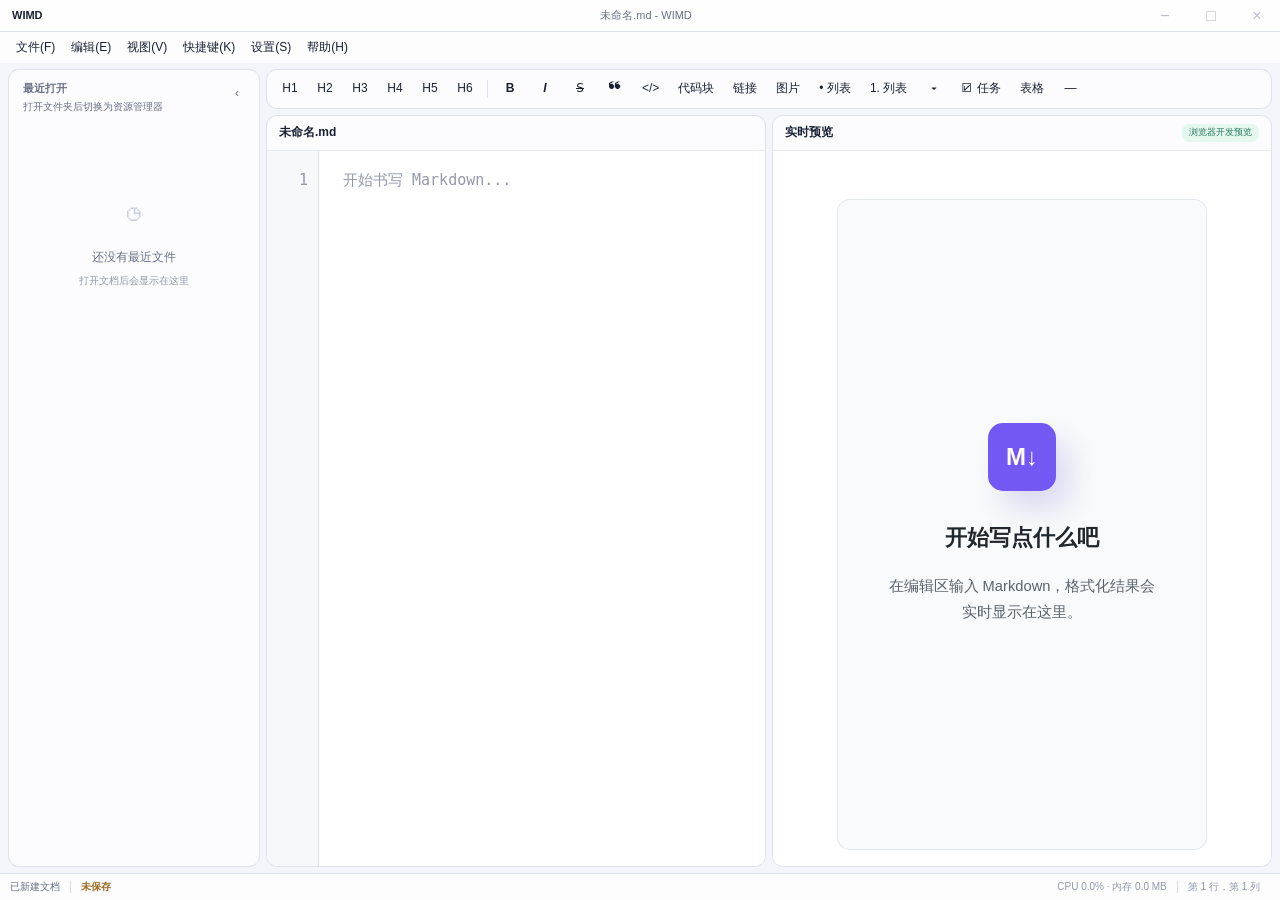
<file: rust/crates/wimd-app/ui/index.html>
<!doctype html>
<html lang="zh-CN" data-theme="system">
  <head>
    <meta charset="UTF-8" />
    <meta name="viewport" content="width=device-width, initial-scale=1.0" />
    <title>WIMD</title>
    <link rel="stylesheet" href="./styles.css" />
  </head>
  <body>
    <div id="app-shell" class="app-shell">
      <header id="window-titlebar" class="window-titlebar" data-tauri-drag-region>
        <div class="window-brand" data-tauri-drag-region>WIMD</div>
        <div id="window-title" class="window-title" data-tauri-drag-region>WIMD</div>
        <div class="window-controls">
          <button id="window-minimize" type="button" title="最小化" aria-label="最小化">−</button>
          <button id="window-maximize" type="button" title="最大化或还原" aria-label="最大化或还原">□</button>
          <button id="window-close" class="window-close" type="button" title="关闭" aria-label="关闭">×</button>
        </div>
      </header>
      <header class="app-header">
        <nav class="menu-bar" aria-label="主菜单">
          <div class="menu" data-menu="file">
            <button type="button" class="menu-trigger">文件(F)</button>
            <div class="menu-popover">
              <button type="button" data-command="new"><span>新建(N)</span><kbd>Ctrl+N</kbd></button>
              <button type="button" data-command="open"><span>打开文件(O)...</span><kbd>Ctrl+O</kbd></button>
              <button type="button" data-command="open-workspace"><span>打开文件夹...</span></button>
              <button type="button" data-command="close-workspace"><span>关闭文件夹</span></button>
              <div class="menu-separator"></div>
              <button type="button" data-command="save"><span>保存(S)</span><kbd>Ctrl+S</kbd></button>
              <button type="button" data-command="save-as"><span>另存为(A)...</span><kbd>Ctrl+Shift+S</kbd></button>
              <button type="button" data-command="reload"><span>重新加载(R)</span><kbd>F5</kbd></button>
              <button type="button" data-command="export-pdf"><span>导出为 PDF...</span></button>
              <div class="menu-separator"></div>
              <button type="button" data-command="exit"><span>退出(X)</span></button>
            </div>
          </div>

          <div class="menu" data-menu="edit">
            <button type="button" class="menu-trigger">编辑(E)</button>
            <div class="menu-popover">
              <button type="button" data-command="undo"><span>撤销</span><kbd>Ctrl+Z</kbd></button>
              <button type="button" data-command="redo"><span>重做</span><kbd>Ctrl+Y</kbd></button>
              <div class="menu-separator"></div>
              <button type="button" data-command="cut"><span>剪切</span><kbd>Ctrl+X</kbd></button>
              <button type="button" data-command="copy"><span>复制</span><kbd>Ctrl+C</kbd></button>
              <button type="button" data-command="paste"><span>粘贴</span><kbd>Ctrl+V</kbd></button>
              <button type="button" data-command="select-all"><span>全选</span><kbd>Ctrl+A</kbd></button>
              <div class="menu-separator"></div>
              <button type="button" data-command="find"><span>查找</span><kbd>Ctrl+F</kbd></button>
              <button type="button" data-command="replace"><span>替换</span><kbd>Ctrl+H</kbd></button>
              <div class="menu-separator"></div>
              <button type="button" data-command="format-bold"><span>粗体</span><kbd>Ctrl+B</kbd></button>
              <button type="button" data-command="format-italic"><span>斜体</span><kbd>Ctrl+I</kbd></button>
              <button type="button" data-command="format-strike"><span>删除线</span><kbd>Ctrl+Shift+X</kbd></button>
              <button type="button" data-command="format-inline-code"><span>行内代码</span><kbd>Ctrl+E</kbd></button>
              <button type="button" data-command="format-code-block"><span>代码块</span><kbd>Ctrl+Shift+K</kbd></button>
              <button type="button" data-command="format-link"><span>链接</span><kbd>Ctrl+K</kbd></button>
              <button type="button" data-command="format-image"><span>选择图片并插入...</span><kbd>Ctrl+Shift+I</kbd></button>
              <div class="menu-separator"></div>
              <button type="button" data-command="format-ordered-list"><span>有序列表</span><kbd>Ctrl+Shift+7</kbd></button>
              <button type="button" data-command="format-unordered-list"><span>无序列表</span><kbd>Ctrl+Shift+8</kbd></button>
              <button type="button" data-command="format-quote"><span>引用</span><kbd>Ctrl+Shift+9</kbd></button>
              <button type="button" data-command="format-task-list"><span>任务列表</span><kbd>Ctrl+Shift+L</kbd></button>
              <div class="menu-separator"></div>
              <button type="button" data-command="format-table"><span>插入表格...</span></button>
              <button type="button" data-command="format-separator"><span>插入分割线</span></button>
            </div>
          </div>

          <div class="menu" data-menu="view">
            <button type="button" class="menu-trigger">视图(V)</button>
            <div class="menu-popover">
              <button type="button" data-command="cycle-view"><span>循环切换视图</span><kbd>F9</kbd></button>
              <div class="menu-separator"></div>
              <button type="button" data-command="view-editor"><span>仅编辑</span></button>
              <button type="button" data-command="view-split"><span>编辑 + 预览</span></button>
              <button type="button" data-command="view-preview"><span>仅预览</span><kbd>F9</kbd></button>
              <div class="menu-separator"></div>
              <button type="button" data-command="toggle-sidebar"><span>显示侧栏</span></button>
            </div>
          </div>

          <div class="menu" data-menu="shortcuts">
            <button type="button" class="menu-trigger">快捷键(K)</button>
            <div class="menu-popover">
              <button type="button" data-command="settings-shortcuts"><span>快捷键设置...</span></button>
            </div>
          </div>

          <div class="menu" data-menu="settings">
            <button type="button" class="menu-trigger">设置(S)</button>
            <div class="menu-popover">
              <button type="button" data-command="settings"><span>外观设置...</span></button>
              <button type="button" data-command="settings-preview"><span>预览样式...</span></button>
              <button type="button" data-command="settings-behavior"><span>文件打开与外部修改...</span></button>
              <button type="button" data-command="settings-images"><span>图片设置...</span></button>
            </div>
          </div>

          <div class="menu" data-menu="help">
            <button type="button" class="menu-trigger">帮助(H)</button>
            <div class="menu-popover">
              <button type="button" data-command="check-update"><span>检查更新...</span></button>
            <button type="button" id="cancel-update-download" data-command="cancel-update-download" disabled><span>取消更新下载</span></button>
              <button type="button" data-command="toggle-update-startup"><span>启动时检查更新</span></button>
              <div class="menu-separator"></div>
              <button type="button" data-command="about"><span>关于 WIMD</span></button>
              <button type="button" data-command="open-logs-folder"><span>打开日志文件夹</span></button>
              <button type="button" data-command="capture-startup-diagnostic"><span>采集启动诊断...</span></button>
              <button type="button" data-command="open-settings-folder"><span>打开设置目录</span></button>
            </div>
          </div>
        </nav>
      </header>

      <div class="tab-strip">
        <div id="tabs" class="tabs" role="tablist" aria-label="打开的文档"></div>
        <button type="button" id="new-tab" class="tab-add" title="新建文档" aria-label="新建文档">+</button>
        <div id="tab-spacer" class="tab-spacer"></div>
      </div>

      <main id="main-layout" class="main-layout">
        <aside id="sidebar" class="sidebar">
          <div class="sidebar-heading">
            <div class="sidebar-heading-copy">
              <strong id="sidebar-title">最近打开</strong>
              <small id="sidebar-subtitle">打开文件夹后切换为资源管理器</small>
            </div>
            <div class="sidebar-heading-actions">
              <button type="button" id="sidebar-collapse" class="small-icon-button" title="收起侧栏">‹</button>
            </div>
          </div>
          <div id="sidebar-content" class="sidebar-content"></div>
        </aside>
        <div id="sidebar-resizer" class="sidebar-resizer" role="separator" aria-orientation="vertical" tabindex="0"></div>

        <button type="button" id="sidebar-expand" class="sidebar-expand" title="展开侧栏" aria-label="展开侧栏">›</button>

        <section id="workspace-shell" class="workspace-shell">
          <div class="format-toolbar" aria-label="Markdown 格式工具栏">
            <button type="button" data-format="h1" title="一级标题">H1</button>
            <button type="button" data-format="h2" title="二级标题">H2</button>
            <button type="button" data-format="h3" title="三级标题">H3</button>
            <button type="button" data-format="h4" title="四级标题">H4</button>
            <button type="button" data-format="h5" title="五级标题">H5</button>
            <button type="button" data-format="h6" title="六级标题">H6</button>
            <span class="toolbar-separator"></span>
            <button type="button" data-format="bold" title="粗体" class="format-bold">B</button>
            <button type="button" data-format="italic" title="斜体" class="format-italic">I</button>
            <button type="button" data-format="strike" title="删除线" class="format-strike">S̶</button>
            <button type="button" data-format="quote" title="引用">❝</button>
            <button type="button" data-format="inline-code" title="行内代码">&lt;/&gt;</button>
            <button type="button" data-format="code-block" title="代码块">代码块</button>
            <button type="button" data-format="link" title="链接">链接</button>
            <button type="button" data-format="image" title="插入图片">图片</button>
            <button type="button" data-format="unordered-list" title="无序列表">• 列表</button>
            <button type="button" data-format="ordered-list" title="有序列表">1. 列表</button>
            <button type="button" data-command="settings-preview" title="有序列表编号外观">▾</button>
            <button type="button" data-format="task-list" title="任务列表">☑ 任务</button>
            <button type="button" data-format="table" title="插入表格">表格</button>
            <button type="button" data-format="separator" title="分隔线">―</button>
          </div>

          <div id="workspace-grid" class="workspace-grid">
            <section id="editor-pane" class="editor-pane">
              <div class="pane-heading">
                <span id="editor-title" class="pane-document-title">未命名.md</span>
              </div>

          <div id="find-bar" class="find-bar" hidden>
            <label>
              <span>查找</span>
              <input id="find-input" type="search" autocomplete="off" />
            </label>
            <label id="replace-field" hidden>
              <span>替换</span>
              <input id="replace-input" type="search" autocomplete="off" />
            </label>
            <label class="checkbox-label">
              <input id="find-case-sensitive" type="checkbox" />
              <span>区分大小写</span>
            </label>
            <button type="button" id="find-previous">上一个</button>
            <button type="button" id="find-next">下一个</button>
            <button type="button" id="replace-current">替换</button>
            <button type="button" id="replace-all">全部替换</button>
            <button type="button" id="find-close" class="small-icon-button" title="关闭查找">×</button>
          </div>

          <div class="editor-clip">
            <div id="line-numbers" class="line-numbers" aria-hidden="true"></div>
            <pre id="highlight-layer" class="highlight-layer" aria-hidden="true"><code id="highlight-content"></code></pre>
            <textarea
              id="editor"
              class="editor"
              spellcheck="false"
              autocomplete="off"
              autocapitalize="off"
              placeholder="开始书写 Markdown..."
              aria-label="Markdown 编辑器"
            ></textarea>
            <div id="read-only-badge" class="read-only-badge" hidden>只读</div>
          </div>
        </section>

        <div id="splitter" class="splitter" role="separator" aria-orientation="vertical" tabindex="0"></div>

        <section id="preview-pane" class="preview-pane">
          <div class="pane-heading">
            <span class="pane-document-title">实时预览</span>
            <span id="preview-heading-summary" class="security-badge">离线安全</span>
          </div>
          <iframe
            id="preview-frame"
            class="preview-frame"
            title="Markdown 安全预览"
            sandbox="allow-same-origin"
            referrerpolicy="no-referrer"
          ></iframe>
        </section>
          </div>
        </section>
      </main>

      <footer class="status-bar">
        <div class="status-left">
          <strong id="document-action-status">已新建文档</strong>
          <span class="status-separator"></span>
          <span id="dirty-status" class="status-chip">未保存</span>
          <span id="document-path" class="document-path">未保存</span>
        </div>
        <div class="status-right">
          <span id="process-status" title="只统计当前 WIMD 主进程，不含 WebView2 独立子进程">CPU -- · 内存 --</span>
          <span class="status-separator"></span>
          <span id="cursor-status">行 1，列 1</span>
          <span id="selection-status"></span>
          <span id="render-status" hidden>预览待命</span>
          <span id="word-status" hidden>0 字符</span>
          <span id="theme-status" hidden>跟随系统</span>
        </div>
      </footer>
    </div>

    <div id="context-menu" class="context-menu" hidden></div>
    <div id="toast-stack" class="toast-stack" aria-live="polite"></div>

    <dialog id="table-dialog" class="modal compact-modal">
      <form method="dialog">
        <header class="modal-heading">
          <div>
            <h2>插入表格</h2>
            <p>选择表格的行数和列数。</p>
          </div>
          <button type="button" class="modal-close" data-close-dialog="table-dialog" aria-label="关闭">×</button>
        </header>
        <div class="form-grid two-columns">
          <label>
            <span>行数（含表头）</span>
            <input id="table-rows" type="number" min="2" max="20" value="3" />
          </label>
          <label>
            <span>列数</span>
            <input id="table-columns" type="number" min="1" max="12" value="3" />
          </label>
        </div>
        <footer class="modal-actions">
          <button type="button" class="secondary-button" data-close-dialog="table-dialog">取消</button>
          <button type="button" id="insert-table-confirm" class="primary-button">插入</button>
        </footer>
      </form>
    </dialog>

    <dialog id="settings-dialog" class="modal settings-modal">
      <form method="dialog">
        <header class="modal-heading">
          <div>
            <h2>设置</h2>
            <p>更改会保存在当前 Windows 用户的本机设置目录。</p>
          </div>
          <button type="button" class="modal-close" data-close-dialog="settings-dialog" aria-label="关闭">×</button>
        </header>

        <div class="settings-layout">
          <nav id="settings-tabs" class="settings-tabs" aria-label="设置分类">
            <button type="button" data-settings-tab="appearance" class="active">外观与字体</button>
            <button type="button" data-settings-tab="behavior">文档与视图</button>
            <button type="button" data-settings-tab="images">图片</button>
            <button type="button" data-settings-tab="shortcuts">快捷键</button>
          </nav>

          <div class="settings-pages">
            <section class="settings-page active" data-settings-page="appearance">
              <div class="settings-section">
                <h3>主题</h3>
                <div id="theme-grid" class="theme-grid"></div>
              </div>
              <div class="settings-section">
                <h3>编辑区</h3>
                <div class="form-grid two-columns">
                  <label>
                    <span>字体</span>
                    <input id="editor-font-family" list="font-families" placeholder="跟随系统" />
                  </label>
                  <label>
                    <span>字号</span>
                    <input id="editor-font-size" type="number" min="10" max="32" step="1" />
                  </label>
                </div>
              </div>
              <div class="settings-section">
                <h3>预览区</h3>
                <div class="form-grid two-columns">
                  <label>
                    <span>字体</span>
                    <input id="preview-font-family" list="font-families" placeholder="跟随系统" />
                  </label>
                  <label>
                    <span>字号</span>
                    <input id="preview-font-size" type="number" min="10" max="32" step="1" />
                  </label>
                </div>
              </div>
              <div class="settings-section">
                <h3>窗口背景</h3>
                <div class="background-settings">
                  <div id="background-preview" class="background-preview" aria-label="背景图片预览">
                    <span>未选择背景</span>
                  </div>
                  <div class="background-controls">
                    <div>
                      <button type="button" id="background-choose" class="secondary-button">选择图片...</button>
                      <button type="button" id="background-remove" class="secondary-button">移除背景</button>
                    </div>
                    <label>
                      <span>背景可见度 <output id="background-opacity-value">18%</output></span>
                      <input id="background-opacity" type="range" min="0" max="100" step="1" value="18" />
                    </label>
                    <p class="settings-note">图片会复制到 WIMD 本地背景目录，移动或删除原图不会影响新窗口。</p>
                  </div>
                </div>
              </div>
            </section>

            <section class="settings-page" data-settings-page="behavior">
              <div class="settings-section">
                <h3>打开文件时的显示模式</h3>
                <label class="stacked-label">
                  <select id="file-open-view-mode">
                    <option value="rememberLast">沿用上次模式</option>
                    <option value="editorOnly">仅编辑</option>
                    <option value="editorAndPreview">编辑 + 预览</option>
                    <option value="previewOnly">仅预览</option>
                  </select>
                </label>
              </div>
              <div class="settings-section">
                <h3>有序列表样式</h3>
                <div class="form-grid two-columns">
                  <label>
                    <span>全局默认</span>
                    <select id="ordered-list-style">
                      <option value="plain">原生简洁</option>
                      <option value="bold">加粗强调</option>
                      <option value="circle">圆形徽标</option>
                      <option value="square">圆角方标</option>
                    </select>
                  </label>
                  <label>
                    <span>当前文件</span>
                    <select id="ordered-list-file-style">
                      <option value="follow">跟随全局默认</option>
                      <option value="plain">原生简洁</option>
                      <option value="bold">加粗强调</option>
                      <option value="circle">圆形徽标</option>
                      <option value="square">圆角方标</option>
                    </select>
                  </label>
                </div>
                <p class="settings-note">文件覆盖按完整路径保存在本机；未命名文档需先保存，才可设置单独样式。</p>
              </div>
              <div class="settings-section">
                <h3>侧栏</h3>
                <label class="switch-row">
                  <span>显示最近文件或工作区侧栏</span>
                  <input id="sidebar-visible" type="checkbox" />
                </label>
              </div>
              <div class="settings-section">
                <h3>文件在外部修改时</h3>
                <div class="form-grid two-columns">
                  <label>
                    <span>所有文件默认行为</span>
                    <select id="external-file-default">
                      <option value="prompt">弹窗提醒</option>
                      <option value="autoReload">自动重新加载</option>
                    </select>
                  </label>
                  <label>
                    <span>当前文件</span>
                    <select id="external-file-current">
                      <option value="follow">跟随默认行为</option>
                      <option value="prompt">始终弹窗提醒</option>
                      <option value="autoReload">自动重新加载</option>
                    </select>
                  </label>
                </div>
                <p class="settings-note">存在未保存修改时会话始终询问；自动更新只重新读取磁盘版本，不覆盖脏文档。</p>
              </div>
              <div class="settings-section">
                <h3>更新</h3>
                <label class="switch-row">
                  <span>启动时检查 WIMD 更新</span>
                  <input id="check-updates-startup" type="checkbox" />
                </label>
                <p class="settings-note">只读取官方 GitHub 最新正式 Release；下载后仍需确认安装。</p>
              </div>
            </section>

            <section class="settings-page" data-settings-page="images">
              <div class="settings-section">
                <h3>插入方式</h3>
                <label class="stacked-label">
                  <select id="image-storage-mode">
                    <option value="local">保存到当前文档目录</option>
                    <option value="imgBb">上传到 ImgBB 图床</option>
                  </select>
                </label>
              </div>
              <div id="local-image-settings" class="settings-section">
                <h3>本地图片目录</h3>
                <label class="stacked-label">
                  <span>相对于当前 Markdown 文档目录</span>
                  <input id="local-image-directory" placeholder="img" />
                </label>
                <p class="settings-note">图片会复制到文档目录内。绝对路径和目录穿越会被拒绝；SVG 只保存在本地。</p>
              </div>
              <div id="imgbb-image-settings" class="settings-section" hidden>
                <h3>ImgBB API Key</h3>
                <div class="form-grid two-columns">
                  <label>
                    <span>新的 API Key</span>
                    <input id="imgbb-api-key" type="password" autocomplete="off" placeholder="留空则保留已保存密钥" />
                  </label>
                  <div class="stacked-label">
                    <span>密钥状态</span>
                    <strong id="imgbb-key-status">未保存</strong>
                    <button type="button" id="imgbb-key-clear" class="secondary-button">清除密钥</button>
                  </div>
                </div>
                <p class="settings-note">密钥使用 Windows 当前用户 DPAPI 加密；只上传本次选择或粘贴的图片，不上传文档正文。</p>
              </div>
              <div class="settings-section">
                <h3>网络图片</h3>
                <p class="settings-note">预览允许 HTTP/HTTPS 图片。打开包含远程图片的文档会向对应图片服务器发出请求，文档正文不会上传。</p>
              </div>
            </section>

            <section class="settings-page" data-settings-page="shortcuts">
              <div class="settings-section">
                <h3>应用内快捷键</h3>
                <p class="settings-note">点击组合后按下新快捷键；输入框只接受组合键。</p>
                <div id="shortcut-list" class="shortcut-list"></div>
                <button type="button" id="reset-shortcuts" class="secondary-button">恢复默认</button>
              </div>
            </section>
          </div>
        </div>

        <footer class="modal-actions">
          <span id="settings-status" class="modal-status"></span>
          <button type="button" class="secondary-button" data-close-dialog="settings-dialog">取消</button>
          <button type="button" id="settings-save" class="primary-button">保存设置</button>
        </footer>
      </form>
    </dialog>

    <dialog id="unsaved-dialog" class="modal compact-modal unsaved-dialog">
      <form method="dialog">
        <header class="modal-heading">
          <div>
            <h2>保存修改？</h2>
            <p id="unsaved-message">当前文档有未保存的修改。</p>
          </div>
        </header>
        <footer class="modal-actions split-actions">
          <button type="button" class="secondary-button" data-unsaved-action="cancel">取消</button>
          <div>
            <button type="button" class="danger-button" data-unsaved-action="discard">不保存</button>
            <button type="button" class="primary-button" data-unsaved-action="save">保存</button>
          </div>
        </footer>
      </form>
    </dialog>

    <dialog id="about-dialog" class="modal compact-modal">
      <form method="dialog">
        <header class="modal-heading">
          <div>
            <h2>WIMD Rust Edition</h2>
            <p>本地、离线优先的 Markdown 实时预览编辑器。</p>
          </div>
          <button type="button" class="modal-close" data-close-dialog="about-dialog" aria-label="关闭">×</button>
        </header>
        <div class="about-body">
          <p>Markdown 渲染、HTML 白名单、文件保存和工作区边界由 Rust 核心负责。桌面壳使用 Tauri 2 与 Windows WebView2。</p>
          <dl>
            <div><dt>版本</dt><dd id="about-version">2.0.0</dd></div>
            <div><dt>设置目录</dt><dd id="about-settings-path"></dd></div>
            <div><dt>网络</dt><dd>无遥测；仅用户操作或远程图片触发联网</dd></div>
          </dl>
        </div>
        <footer class="modal-actions">
          <button type="button" class="primary-button" data-close-dialog="about-dialog">关闭</button>
        </footer>
      </form>
    </dialog>

    <datalist id="font-families">
      <option value="Microsoft YaHei UI"></option>
      <option value="Microsoft YaHei"></option>
      <option value="Segoe UI"></option>
      <option value="Noto Sans CJK SC"></option>
      <option value="Source Han Sans SC"></option>
      <option value="LXGW WenKai"></option>
      <option value="霞鹜文楷"></option>
      <option value="霞鹜文楷等宽"></option>
      <option value="霞鹜漫黑"></option>
      <option value="JetBrains Mono"></option>
      <option value="Fira Code"></option>
      <option value="Cascadia Code"></option>
      <option value="Consolas"></option>
    </datalist>

    <script src="./vendor/highlight.min.js"></script>
    <script type="module" src="./js/app.js"></script>
  </body>
</html>
</file>
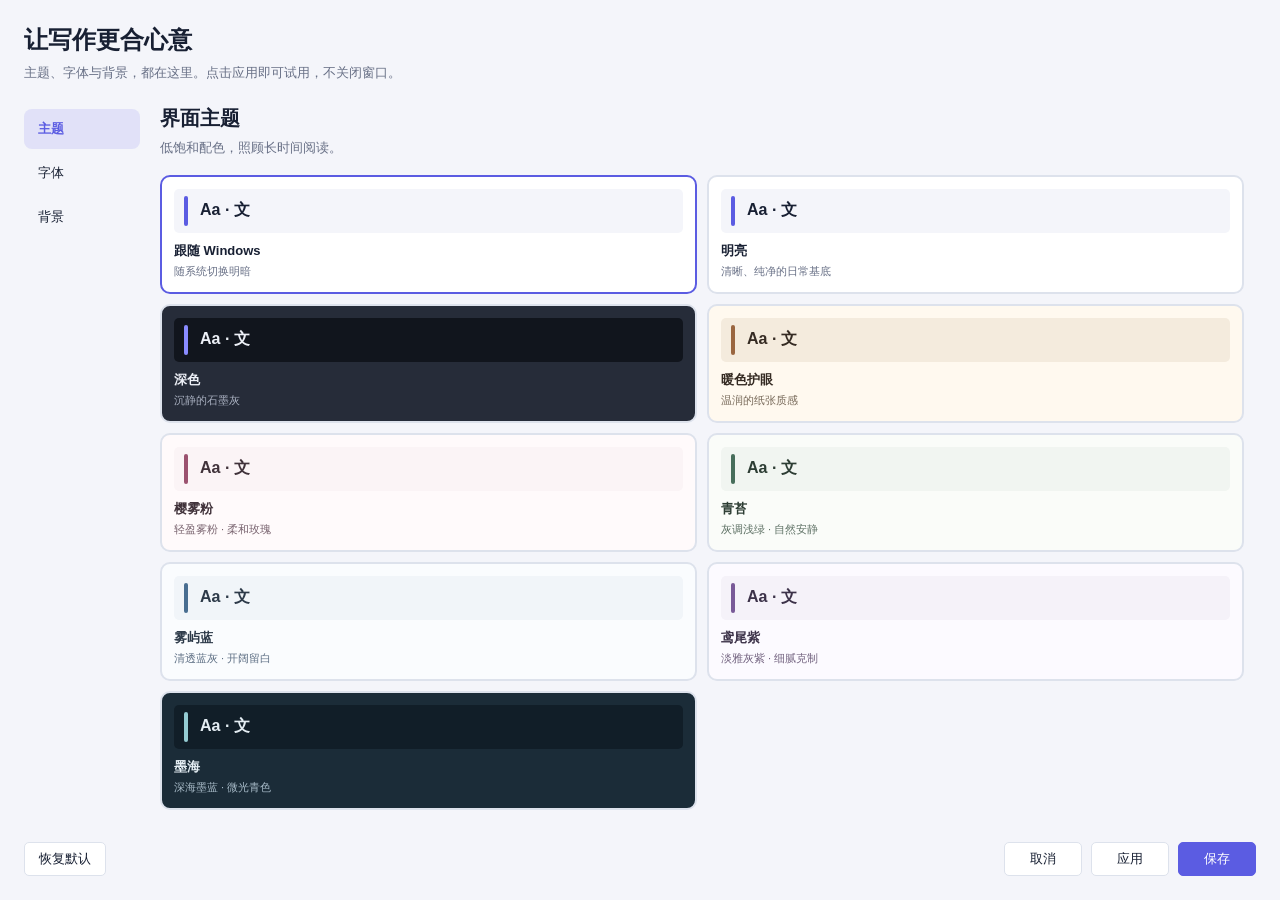
<file: rust/crates/wimd-app/ui/settings.html>
<!doctype html>
<html lang="zh-CN" data-theme="light">
  <head>
    <meta charset="UTF-8" />
    <meta name="viewport" content="width=device-width, initial-scale=1.0" />
    <title>设置 - WIMD</title>
    <link rel="stylesheet" href="./settings.css" />
  </head>
  <body>
    <div id="settings-root" class="settings-root" aria-live="polite"></div>
    <datalist id="font-families">
      <option value="Microsoft YaHei UI"></option>
      <option value="Microsoft YaHei"></option>
      <option value="Segoe UI"></option>
      <option value="Noto Sans CJK SC"></option>
      <option value="Source Han Sans SC"></option>
      <option value="LXGW WenKai"></option>
      <option value="霞鹜文楷"></option>
      <option value="霞鹜文楷等宽"></option>
      <option value="霞鹜漫黑"></option>
      <option value="JetBrains Mono"></option>
      <option value="Fira Code"></option>
      <option value="Cascadia Code"></option>
      <option value="Consolas"></option>
    </datalist>
    <script type="module" src="./js/settings.js"></script>
  </body>
</html>
</file>
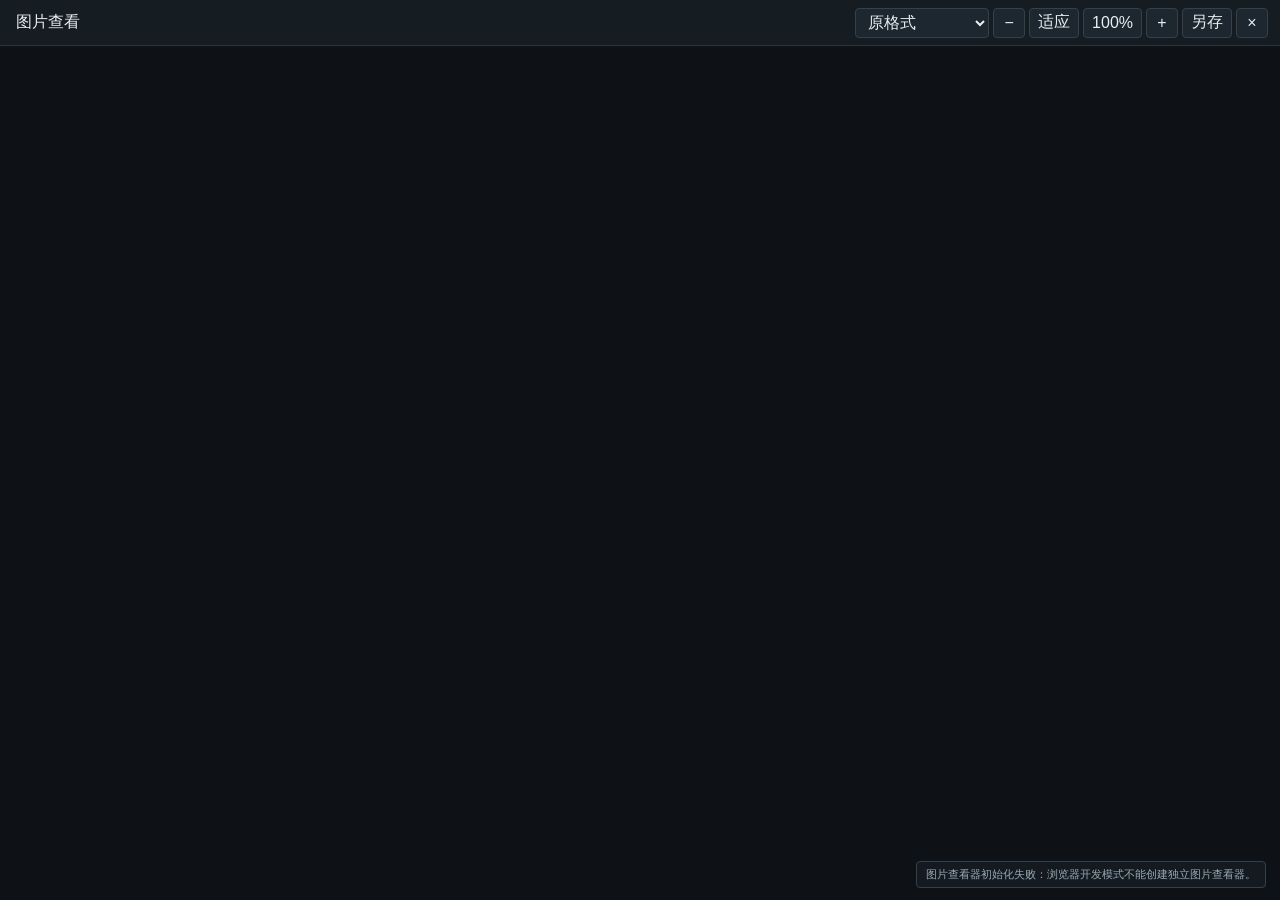
<file: rust/crates/wimd-app/ui/viewer.html>
<!doctype html>
<html lang="zh-CN" data-theme="dark">
  <head>
    <meta charset="UTF-8" />
    <meta name="viewport" content="width=device-width, initial-scale=1.0" />
    <title>WIMD 图片查看</title>
    <link rel="stylesheet" href="./viewer.css" />
  </head>
  <body>
    <div id="image-viewer" class="image-viewer">
      <div class="image-viewer-toolbar">
        <span id="image-viewer-title">图片查看</span>
        <div>
          <select id="image-save-format" aria-label="图片另存格式">
            <option value="original">原格式</option>
            <option value="png">PNG</option>
            <option value="html">自包含 HTML</option>
          </select>
          <button type="button" data-image-action="zoom-out" title="缩小">−</button>
          <button type="button" data-image-action="fit" title="适应窗口">适应</button>
          <button type="button" data-image-action="actual" title="100%">100%</button>
          <button type="button" data-image-action="zoom-in" title="放大">+</button>
          <button type="button" data-image-action="save" title="图片另存为">另存</button>
          <button type="button" data-image-action="close" title="关闭">×</button>
        </div>
      </div>
      <div id="image-viewer-stage" class="image-viewer-stage">
        <img id="image-viewer-content" alt="" draggable="false" />
      </div>
      <div id="image-viewer-status" class="image-viewer-status">正在载入图片...</div>
    </div>
    <script type="module" src="./js/viewer.js"></script>
  </body>
</html>
</file>
<file: rust/crates/wimd-app/ui/styles.css>
@font-face {
  font-family: "WIMD LXGW WenKai";
  src: url("./fonts/lxgw-wenkai/LXGWWenKai-Regular.ttf") format("truetype");
  font-style: normal;
  font-weight: 400;
  font-display: swap;
}

@font-face {
  font-family: "WIMD LXGW WenKai Mono";
  src: url("./fonts/lxgw-wenkai-mono/LXGWWenKaiMono-Regular.ttf") format("truetype");
  font-style: normal;
  font-weight: 400;
  font-display: swap;
}

@font-face {
  font-family: "WIMD LXGW Marker Gothic";
  src: url("./fonts/lxgw-marker-gothic/LXGWMarkerGothic-Regular.ttf") format("truetype");
  font-style: normal;
  font-weight: 400;
  font-display: swap;
}

@font-face {
  font-family: "WIMD JetBrains Mono";
  src: url("./fonts/jetbrains-mono/JetBrainsMono-Regular.ttf") format("truetype");
  font-style: normal;
  font-weight: 400;
  font-display: swap;
}

@font-face {
  font-family: "WIMD Fira Code";
  src: url("./fonts/fira-code/FiraCode-Regular.ttf") format("truetype");
  font-style: normal;
  font-weight: 400;
  font-display: swap;
}

:root,
:root[data-theme="light"] {
  color-scheme: light;
  --app-bg: #eef1f4;
  --surface: #ffffff;
  --surface-soft: #f6f8fa;
  --surface-raised: #ffffff;
  --surface-muted: #e9edf1;
  --surface-accent: #e5f1f4;
  --border: #d7dde3;
  --border-strong: #bcc6cf;
  --text: #17212b;
  --text-secondary: #5b6875;
  --text-muted: #84909b;
  --accent: #176b79;
  --accent-strong: #0d5360;
  --accent-soft: #d9edf0;
  --danger: #b83b45;
  --danger-soft: #f8e6e8;
  --success: #2c7a56;
  --warning: #9a651f;
  --shadow: 0 14px 36px rgba(33, 45, 55, 0.14);
  --shadow-soft: 0 5px 16px rgba(33, 45, 55, 0.08);
  --editor-font: "Cascadia Code", "Consolas", "Microsoft YaHei UI", monospace;
  --preview-font: "Microsoft YaHei UI", "Segoe UI", sans-serif;
  --editor-size: 15px;
  --preview-size: 16px;
  --sidebar-width: 252px;
  --editor-ratio: 0.5;
}

:root[data-theme="dark"] {
  color-scheme: dark;
  --app-bg: #11171d;
  --surface: #192129;
  --surface-soft: #202a33;
  --surface-raised: #24303a;
  --surface-muted: #2a343e;
  --surface-accent: #17343b;
  --border: #33414d;
  --border-strong: #4a5c6a;
  --text: #e7edf2;
  --text-secondary: #aab8c3;
  --text-muted: #7f8f9b;
  --accent: #6bc6d3;
  --accent-strong: #a4e0e8;
  --accent-soft: #203d44;
  --danger: #f08a91;
  --danger-soft: #43272c;
  --success: #76c79b;
  --warning: #e0af68;
  --shadow: 0 18px 42px rgba(0, 0, 0, 0.42);
  --shadow-soft: 0 7px 20px rgba(0, 0, 0, 0.24);
}

:root[data-theme="warm"] {
  color-scheme: light;
  --app-bg: #f3eee4;
  --surface: #fffdf8;
  --surface-soft: #f8f2e7;
  --surface-raised: #fffdf8;
  --surface-muted: #ede4d5;
  --surface-accent: #eee8d6;
  --border: #ded2bf;
  --border-strong: #c5b59e;
  --text: #2d2922;
  --text-secondary: #665e51;
  --text-muted: #928878;
  --accent: #8a6128;
  --accent-strong: #6c4819;
  --accent-soft: #f1e5cf;
  --danger: #a84343;
  --danger-soft: #f5e2df;
  --success: #577440;
  --warning: #9b681e;
  --shadow: 0 14px 36px rgba(68, 53, 33, 0.14);
  --shadow-soft: 0 5px 16px rgba(68, 53, 33, 0.08);
}

:root[data-theme="rose"] {
  color-scheme: light;
  --app-bg: #f4eef0;
  --surface: #fffafb;
  --surface-soft: #fbf3f5;
  --surface-raised: #fffafb;
  --surface-muted: #eee2e6;
  --surface-accent: #f4e3e8;
  --border: #e2d1d7;
  --border-strong: #c9adb7;
  --text: #2c2326;
  --text-secondary: #6a5a60;
  --text-muted: #927f86;
  --accent: #8b4e62;
  --accent-strong: #6f3a4d;
  --accent-soft: #f2dde5;
  --danger: #ad3e4b;
  --danger-soft: #f6e2e5;
  --success: #4f765c;
  --warning: #966827;
  --shadow: 0 14px 36px rgba(72, 45, 53, 0.14);
  --shadow-soft: 0 5px 16px rgba(72, 45, 53, 0.08);
}

:root[data-theme="sage"] {
  color-scheme: light;
  --app-bg: #edf1eb;
  --surface: #fbfdf9;
  --surface-soft: #f4f8f1;
  --surface-raised: #fbfdf9;
  --surface-muted: #e1e9dc;
  --surface-accent: #dfeade;
  --border: #cfdac9;
  --border-strong: #adbea6;
  --text: #222b20;
  --text-secondary: #596653;
  --text-muted: #7e8c78;
  --accent: #4c7045;
  --accent-strong: #385833;
  --accent-soft: #dcead8;
  --danger: #a54242;
  --danger-soft: #f2dfdc;
  --success: #42714a;
  --warning: #8a6428;
  --shadow: 0 14px 36px rgba(43, 61, 39, 0.14);
  --shadow-soft: 0 5px 16px rgba(43, 61, 39, 0.08);
}

:root[data-theme="mist"] {
  color-scheme: light;
  --app-bg: #ebf1f3;
  --surface: #fbfdfe;
  --surface-soft: #f2f8fa;
  --surface-raised: #fbfdfe;
  --surface-muted: #dee9ed;
  --surface-accent: #dbebef;
  --border: #cbdbe0;
  --border-strong: #a9c0c8;
  --text: #1f2b30;
  --text-secondary: #53666d;
  --text-muted: #788a91;
  --accent: #356f7d;
  --accent-strong: #245866;
  --accent-soft: #d7ebef;
  --danger: #a9474d;
  --danger-soft: #f4e1e2;
  --success: #34725d;
  --warning: #8e6727;
  --shadow: 0 14px 36px rgba(33, 55, 63, 0.14);
  --shadow-soft: 0 5px 16px rgba(33, 55, 63, 0.08);
}

:root[data-theme="lilac"] {
  color-scheme: light;
  --app-bg: #efedf2;
  --surface: #fdfcff;
  --surface-soft: #f7f4fb;
  --surface-raised: #fdfcff;
  --surface-muted: #e6e1eb;
  --surface-accent: #ebe5f2;
  --border: #d9d1df;
  --border-strong: #bbafc7;
  --text: #29242f;
  --text-secondary: #61596a;
  --text-muted: #8b8192;
  --accent: #70558d;
  --accent-strong: #553d6e;
  --accent-soft: #e9dff2;
  --danger: #a94450;
  --danger-soft: #f4e1e4;
  --success: #47725b;
  --warning: #916629;
  --shadow: 0 14px 36px rgba(53, 42, 65, 0.14);
  --shadow-soft: 0 5px 16px rgba(53, 42, 65, 0.08);
}

:root[data-theme="midnight"] {
  color-scheme: dark;
  --app-bg: #0e1720;
  --surface: #14212c;
  --surface-soft: #182a37;
  --surface-raised: #1d3140;
  --surface-muted: #203543;
  --surface-accent: #15333e;
  --border: #2c4757;
  --border-strong: #456679;
  --text: #e3edf3;
  --text-secondary: #a3b7c3;
  --text-muted: #758e9d;
  --accent: #54b4c2;
  --accent-strong: #8fd7e0;
  --accent-soft: #1a3b46;
  --danger: #ef858d;
  --danger-soft: #42272e;
  --success: #6fc49a;
  --warning: #dfad68;
  --shadow: 0 18px 44px rgba(0, 0, 0, 0.46);
  --shadow-soft: 0 7px 20px rgba(0, 0, 0, 0.28);
}

@media (prefers-color-scheme: dark) {
  :root[data-theme="system"] {
    color-scheme: dark;
    --app-bg: #11171d;
    --surface: #192129;
    --surface-soft: #202a33;
    --surface-raised: #24303a;
    --surface-muted: #2a343e;
    --surface-accent: #17343b;
    --border: #33414d;
    --border-strong: #4a5c6a;
    --text: #e7edf2;
    --text-secondary: #aab8c3;
    --text-muted: #7f8f9b;
    --accent: #6bc6d3;
    --accent-strong: #a4e0e8;
    --accent-soft: #203d44;
    --danger: #f08a91;
    --danger-soft: #43272c;
    --success: #76c79b;
    --warning: #e0af68;
    --shadow: 0 18px 42px rgba(0, 0, 0, 0.42);
    --shadow-soft: 0 7px 20px rgba(0, 0, 0, 0.24);
  }
}

* {
  box-sizing: border-box;
}

html,
body {
  width: 100%;
  height: 100%;
  margin: 0;
  overflow: hidden;
}

body {
  background: var(--app-bg);
  color: var(--text);
  font-family: "Microsoft YaHei UI", "Segoe UI", sans-serif;
  font-size: 14px;
  line-height: 1.45;
  user-select: none;
}

button,
input,
select,
textarea {
  color: inherit;
  font: inherit;
}

button {
  cursor: pointer;
}

button:focus-visible,
input:focus-visible,
select:focus-visible,
textarea:focus-visible,
[tabindex]:focus-visible {
  outline: 2px solid var(--accent);
  outline-offset: 1px;
}

button:disabled {
  cursor: default;
  opacity: 0.45;
}

input,
select {
  min-height: 34px;
  padding: 6px 9px;
  border: 1px solid var(--border);
  border-radius: 5px;
  background: var(--surface);
  user-select: text;
}

input[type="checkbox"] {
  min-height: auto;
  accent-color: var(--accent);
}

select {
  width: 100%;
}

::-webkit-scrollbar {
  width: 11px;
  height: 11px;
}

::-webkit-scrollbar-track {
  background: transparent;
}

::-webkit-scrollbar-thumb {
  border: 3px solid transparent;
  border-radius: 10px;
  background: var(--border-strong);
  background-clip: padding-box;
}

::-webkit-scrollbar-thumb:hover {
  background: var(--text-muted);
  background-clip: padding-box;
}

.app-shell {
  position: relative;
  display: flex;
  width: 100%;
  height: 100%;
  flex-direction: column;
  min-width: 0;
  background: var(--app-bg);
  isolation: isolate;
}

.app-shell::before {
  position: fixed;
  z-index: -1;
  inset: 0;
  background-image: var(--background-image, none);
  background-position: center;
  background-size: cover;
  content: "";
  opacity: var(--background-opacity, 0);
  pointer-events: none;
}

.window-titlebar {
  position: relative;
  z-index: 40;
  display: grid;
  height: 32px;
  flex: 0 0 32px;
  grid-template-columns: 150px minmax(0, 1fr) auto;
  align-items: center;
  border-bottom: 1px solid var(--border);
  background: color-mix(in srgb, var(--surface) 94%, transparent);
  -webkit-user-select: none;
  user-select: none;
}

.window-brand,
.window-title {
  overflow: hidden;
  color: var(--text-secondary);
  font-size: 11px;
  line-height: 31px;
  text-overflow: ellipsis;
  white-space: nowrap;
}

.window-brand {
  padding-left: 12px;
  color: var(--text);
  font-weight: 700;
  letter-spacing: 0;
}

.window-title {
  padding: 0 12px;
  text-align: center;
  pointer-events: none;
}

.window-controls {
  display: flex;
  height: 31px;
  align-items: stretch;
}

.window-controls button {
  width: 46px;
  height: 31px;
  padding: 0;
  border: 0;
  border-radius: 0;
  background: transparent;
  color: var(--text-secondary);
  font-family: "Segoe UI", sans-serif;
  font-size: 16px;
  line-height: 1;
}

.window-controls button:hover {
  background: var(--surface-muted);
  color: var(--text);
}

.window-controls .window-close:hover {
  background: #c42b1c;
  color: #ffffff;
}

body.has-background .app-shell {
  background: transparent;
}

body.has-background .window-titlebar,
body.has-background .app-header,
body.has-background .tab-strip,
body.has-background .sidebar,
body.has-background .sidebar-expand,
body.has-background .pane-heading,
body.has-background .format-toolbar,
body.has-background .status-bar {
  background: color-mix(in srgb, var(--surface) 78%, transparent);
}

body.has-background .editor-pane,
body.has-background .preview-pane,
body.has-background .editor-clip {
  background: color-mix(in srgb, var(--surface) 72%, transparent);
}

body.has-background .line-numbers {
  background: color-mix(in srgb, var(--surface-soft) 76%, transparent);
}

.app-header {
  display: flex;
  height: 52px;
  flex: 0 0 52px;
  align-items: center;
  gap: 18px;
  padding: 0 14px;
  border-bottom: 1px solid var(--border);
  background: var(--surface);
}

.menu-bar {
  display: flex;
  min-width: 0;
  align-self: stretch;
  align-items: center;
  gap: 1px;
}

.menu {
  position: relative;
  height: 100%;
}

.menu-trigger {
  height: 100%;
  padding: 0 11px;
  border: 0;
  border-radius: 0;
  background: transparent;
  color: var(--text-secondary);
}

.menu-trigger:hover,
.menu.open .menu-trigger {
  background: var(--surface-muted);
  color: var(--text);
}

.menu-popover {
  position: absolute;
  z-index: 120;
  top: 46px;
  left: 0;
  display: none;
  width: 236px;
  padding: 6px;
  border: 1px solid var(--border);
  border-radius: 7px;
  background: var(--surface-raised);
  box-shadow: var(--shadow);
}

.menu.open .menu-popover {
  display: block;
}

.menu-popover button {
  display: flex;
  width: 100%;
  min-height: 34px;
  align-items: center;
  justify-content: space-between;
  gap: 20px;
  padding: 6px 9px;
  border: 0;
  border-radius: 4px;
  background: transparent;
  color: var(--text);
  text-align: left;
}

.menu-popover button:hover {
  background: var(--surface-accent);
}

.menu-popover kbd {
  color: var(--text-muted);
  font-family: var(--editor-font);
  font-size: 11px;
  white-space: nowrap;
}

.menu-separator {
  height: 1px;
  margin: 5px 4px;
  background: var(--border);
}

.header-actions {
  display: flex;
  margin-left: auto;
  align-items: center;
  gap: 7px;
}

.icon-button,
.small-icon-button,
.primary-button,
.secondary-button,
.danger-button {
  border: 1px solid transparent;
  border-radius: 5px;
  background: transparent;
}

.icon-button,
.small-icon-button {
  display: grid;
  place-items: center;
  color: var(--text-secondary);
}

.icon-button {
  width: 34px;
  height: 34px;
  font-size: 19px;
}

.small-icon-button {
  width: 28px;
  height: 28px;
}

.icon-button:hover,
.small-icon-button:hover {
  border-color: var(--border);
  background: var(--surface-muted);
  color: var(--text);
}

.primary-button {
  min-height: 34px;
  padding: 7px 15px;
  background: var(--accent);
  color: #ffffff;
  font-weight: 650;
}

.primary-button:hover {
  background: var(--accent-strong);
}

.secondary-button {
  min-height: 34px;
  padding: 7px 14px;
  border-color: var(--border);
  background: var(--surface);
  color: var(--text);
}

.secondary-button:hover {
  background: var(--surface-muted);
}

.danger-button {
  min-height: 34px;
  padding: 7px 14px;
  border-color: color-mix(in srgb, var(--danger) 35%, var(--border));
  background: var(--surface);
  color: var(--danger);
}

.danger-button:hover {
  background: var(--danger-soft);
}

.tab-strip {
  display: flex;
  height: 39px;
  flex: 0 0 39px;
  align-items: stretch;
  border-bottom: 1px solid var(--border);
  background: var(--surface-soft);
}

.tabs {
  display: flex;
  min-width: 0;
  overflow-x: auto;
  overflow-y: hidden;
}

.tab {
  display: flex;
  min-width: 126px;
  max-width: 230px;
  align-items: center;
  gap: 8px;
  padding: 0 9px 0 13px;
  border: 0;
  border-right: 1px solid var(--border);
  border-bottom: 2px solid transparent;
  background: transparent;
  color: var(--text-secondary);
}

.tab:hover {
  background: var(--surface-muted);
}

.tab.active {
  border-bottom-color: var(--accent);
  background: var(--surface);
  color: var(--text);
}

.tab-title {
  min-width: 0;
  flex: 1;
  overflow: hidden;
  text-align: left;
  text-overflow: ellipsis;
  white-space: nowrap;
}

.tab-dirty {
  width: 6px;
  height: 6px;
  flex: 0 0 6px;
  border-radius: 50%;
  background: var(--accent);
}

.tab-close {
  display: grid;
  width: 20px;
  height: 20px;
  flex: 0 0 20px;
  place-items: center;
  border: 0;
  border-radius: 4px;
  background: transparent;
  color: var(--text-muted);
}

.tab-close:hover {
  background: var(--surface-muted);
  color: var(--text);
}

.tab-add {
  width: 36px;
  flex: 0 0 36px;
  border: 0;
  border-right: 1px solid var(--border);
  background: transparent;
  color: var(--text-secondary);
  font-size: 19px;
}

.tab-add:hover {
  background: var(--surface-muted);
  color: var(--text);
}

.tab-spacer {
  min-width: 12px;
  flex: 1;
}

.document-path {
  display: flex;
  max-width: 44%;
  align-items: center;
  overflow: hidden;
  padding: 0 12px;
  color: var(--text-muted);
  font-size: 11px;
  text-overflow: ellipsis;
  white-space: nowrap;
  user-select: text;
}

.main-layout {
  display: flex;
  min-width: 0;
  min-height: 0;
  flex: 1;
  overflow: hidden;
}

.sidebar {
  display: flex;
  width: var(--sidebar-width);
  min-width: 180px;
  max-width: 520px;
  flex: 0 0 var(--sidebar-width);
  flex-direction: column;
  border-right: 1px solid var(--border);
  background: var(--surface-soft);
}

.sidebar-heading {
  display: flex;
  height: 42px;
  flex: 0 0 42px;
  align-items: center;
  justify-content: space-between;
  padding: 0 9px 0 13px;
  border-bottom: 1px solid var(--border);
}

.sidebar-heading strong {
  font-size: 12px;
  font-weight: 700;
}

.sidebar-heading-actions {
  display: flex;
  gap: 2px;
}

.sidebar-content {
  min-height: 0;
  flex: 1;
  overflow: auto;
  padding: 7px;
}

.sidebar-expand {
  display: none;
  width: 18px;
  flex: 0 0 18px;
  border: 0;
  border-right: 1px solid var(--border);
  background: var(--surface-soft);
  color: var(--text-muted);
}

.sidebar-resizer {
  width: 4px;
  flex: 0 0 4px;
  border-left: 1px solid var(--border);
  border-right: 1px solid var(--border);
  background: var(--surface-soft);
  cursor: col-resize;
}

.sidebar-resizer:hover,
.sidebar-resizer.dragging {
  border-color: var(--accent);
  background: var(--accent-soft);
}

.sidebar-collapsed .sidebar-resizer {
  display: none;
}

.sidebar-expand:hover {
  background: var(--surface-muted);
  color: var(--text);
}

.sidebar-collapsed .sidebar {
  display: none;
}

.sidebar-collapsed .sidebar-expand {
  display: block;
}

.sidebar-empty {
  padding: 18px 13px;
  color: var(--text-muted);
  font-size: 12px;
  line-height: 1.8;
}

.sidebar-subheading {
  padding: 9px 9px 5px;
  color: var(--text-muted);
  font-size: 10px;
  font-weight: 700;
  text-transform: uppercase;
}

.recent-item,
.workspace-file {
  display: grid;
  width: 100%;
  grid-template-columns: 22px minmax(0, 1fr);
  align-items: center;
  gap: 7px;
  padding: 8px 9px;
  border: 1px solid transparent;
  border-radius: 5px;
  background: transparent;
  color: var(--text-secondary);
  text-align: left;
}

.recent-item:hover,
.workspace-file:hover {
  background: var(--surface-muted);
  color: var(--text);
}

.recent-item.active,
.workspace-file.active,
.workspace-file.selected {
  border-color: color-mix(in srgb, var(--accent) 36%, var(--border));
  background: var(--surface-accent);
  color: var(--text);
}

.recent-item.missing {
  border-color: color-mix(in srgb, var(--danger) 25%, var(--border));
  color: var(--text-muted);
  cursor: not-allowed;
}

.recent-item.missing .item-icon,
.recent-item.missing strong {
  color: var(--text-muted);
}

.item-icon {
  display: grid;
  width: 21px;
  height: 21px;
  place-items: center;
  border: 1px solid var(--border);
  border-radius: 4px;
  background: var(--surface);
  color: var(--accent);
  font-family: var(--editor-font);
  font-size: 10px;
  font-weight: 700;
}

.item-copy {
  min-width: 0;
}

.item-copy strong {
  display: block;
  overflow: hidden;
  font-size: 12px;
  font-weight: 600;
  text-overflow: ellipsis;
  white-space: nowrap;
}

.item-copy small {
  display: block;
  overflow: hidden;
  margin-top: 2px;
  color: var(--text-muted);
  font-size: 10px;
  text-overflow: ellipsis;
  white-space: nowrap;
}

.workspace-header {
  display: flex;
  align-items: center;
  justify-content: space-between;
  padding: 6px 6px 9px;
}

.workspace-header span {
  overflow: hidden;
  color: var(--text-muted);
  font-size: 11px;
  text-overflow: ellipsis;
  white-space: nowrap;
}

.workspace-actions {
  display: flex;
  gap: 2px;
}

.workspace-tree {
  font-size: 12px;
}

.workspace-tree details {
  margin: 1px 0;
}

.workspace-tree summary {
  display: flex;
  min-height: 29px;
  align-items: center;
  gap: 6px;
  padding: 5px 6px;
  border-radius: 4px;
  color: var(--text-secondary);
  cursor: pointer;
  list-style: none;
}

.workspace-tree summary::-webkit-details-marker {
  display: none;
}

.workspace-tree summary::before {
  width: 12px;
  flex: 0 0 12px;
  color: var(--text-muted);
  content: "›";
  transform: rotate(0deg);
  transition: transform 120ms ease;
}

.workspace-tree details[open] > summary::before {
  transform: rotate(90deg);
}

.workspace-tree summary:hover {
  background: var(--surface-muted);
}

.workspace-tree summary.selected {
  border: 1px solid color-mix(in srgb, var(--accent) 36%, var(--border));
  background: var(--surface-accent);
  color: var(--text);
}

.workspace-folder-mark {
  color: var(--accent);
}

.workspace-children {
  margin-left: 14px;
  border-left: 1px solid var(--border);
  padding-left: 4px;
}

.workspace-loading {
  padding: 6px 10px 6px 28px;
  color: var(--text-muted);
  font-size: 12px;
}

.workspace-file {
  min-height: 29px;
  padding-top: 5px;
  padding-bottom: 5px;
}

.editor-pane,
.preview-pane {
  display: flex;
  min-width: 0;
  min-height: 0;
  flex-direction: column;
  overflow: hidden;
  background: var(--surface);
}

.editor-pane {
  flex: var(--editor-ratio) 1 0;
}

.preview-pane {
  flex: calc(1 - var(--editor-ratio)) 1 0;
}

.pane-heading {
  display: flex;
  height: 42px;
  flex: 0 0 42px;
  align-items: center;
  justify-content: space-between;
  padding: 0 9px 0 13px;
  border-bottom: 1px solid var(--border);
  background: var(--surface-soft);
}

.pane-title {
  display: flex;
  align-items: center;
  gap: 8px;
  font-size: 12px;
  font-weight: 650;
}

.pane-dot {
  width: 7px;
  height: 7px;
  border-radius: 50%;
  background: var(--accent);
}

.preview-dot {
  background: var(--success);
}

.pane-heading-actions {
  display: flex;
  gap: 2px;
}

.preview-heading-summary {
  overflow: hidden;
  max-width: 55%;
  color: var(--text-muted);
  font-size: 10px;
  text-overflow: ellipsis;
  white-space: nowrap;
}

.format-toolbar {
  display: flex;
  height: 39px;
  flex: 0 0 39px;
  align-items: center;
  gap: 2px;
  overflow-x: auto;
  overflow-y: hidden;
  padding: 4px 9px;
  border-bottom: 1px solid var(--border);
  background: var(--surface);
}

.format-toolbar button {
  min-width: 29px;
  height: 29px;
  flex: 0 0 auto;
  padding: 0 7px;
  border: 1px solid transparent;
  border-radius: 4px;
  background: transparent;
  color: var(--text-secondary);
  font-family: var(--editor-font);
  font-size: 11px;
}

.format-toolbar button:hover {
  border-color: var(--border);
  background: var(--surface-muted);
  color: var(--text);
}

.format-toolbar .format-bold {
  font-weight: 800;
}

.format-toolbar .format-italic {
  font-style: italic;
  font-weight: 700;
}

.format-toolbar .format-strike {
  text-decoration: line-through;
}

.toolbar-separator {
  width: 1px;
  height: 19px;
  flex: 0 0 1px;
  margin: 0 4px;
  background: var(--border);
}

.find-bar {
  display: flex;
  min-height: 43px;
  flex: 0 0 auto;
  align-items: center;
  gap: 6px;
  padding: 5px 8px;
  border-bottom: 1px solid var(--border);
  background: var(--surface-soft);
}

.find-bar[hidden] {
  display: none;
}

.find-bar label {
  display: flex;
  min-width: 0;
  align-items: center;
  gap: 5px;
  color: var(--text-muted);
  font-size: 11px;
}

.find-bar input[type="search"] {
  width: 150px;
  min-height: 29px;
}

.find-bar .checkbox-label {
  white-space: nowrap;
}

.find-bar button {
  min-height: 29px;
  padding: 4px 8px;
  border: 1px solid var(--border);
  border-radius: 4px;
  background: var(--surface);
  font-size: 11px;
}

.find-bar button:hover {
  background: var(--surface-muted);
}

.editor-clip {
  position: relative;
  min-height: 0;
  flex: 1;
  overflow: hidden;
  background: var(--surface);
}

.line-numbers,
.highlight-layer,
.editor {
  position: absolute;
  top: 0;
  bottom: 0;
  margin: 0;
  font-family: var(--editor-font);
  font-size: var(--editor-size);
  line-height: 1.65;
  tab-size: 4;
}

.line-numbers {
  left: 0;
  width: 52px;
  overflow: hidden;
  border-right: 1px solid var(--border);
  background: var(--surface-soft);
  color: var(--text-muted);
  text-align: right;
}

#line-number-content {
  padding: 17px 10px 17px 6px;
  line-height: 1.65;
  will-change: transform;
}

.highlight-layer {
  right: 0;
  left: 52px;
  z-index: 1;
  overflow: hidden;
  pointer-events: none;
}

.highlight-layer {
  display: block;
  min-height: 100%;
  margin: 0;
  padding: 17px 24px 80px;
  color: var(--text);
  font-family: var(--editor-font);
  font-size: var(--editor-size);
  line-height: 1.65;
  font-weight: 400;
  font-style: normal;
  letter-spacing: 0;
  font-kerning: none;
  font-variant-ligatures: none;
  text-align: left;
  text-indent: 0;
  white-space: pre-wrap;
  overflow-wrap: anywhere;
  word-break: break-word;
}

#highlight-content {
  display: block;
  min-height: 100%;
  font: inherit;
  will-change: transform;
}

.line-number-row {
  overflow: hidden;
  line-height: 1.65;
}

.md-line {
  display: block;
  min-height: 1.65em;
  white-space: pre-wrap;
  overflow-wrap: anywhere;
  word-break: break-word;
}

.editor {
  right: 0;
  left: 52px;
  z-index: 2;
  width: calc(100% - 52px);
  height: 100%;
  resize: none;
  overflow: auto;
  border: 0;
  outline: 0;
  padding: 17px 24px 80px;
  margin: 0;
  background: transparent;
  caret-color: var(--text);
  color: transparent;
  font-weight: 400;
  font-style: normal;
  letter-spacing: 0;
  font-kerning: none;
  font-variant-ligatures: none;
  text-align: left;
  text-indent: 0;
  white-space: pre-wrap;
  overflow-wrap: anywhere;
  word-break: break-word;
  -webkit-text-fill-color: transparent;
}

.editor::selection {
  background: color-mix(in srgb, var(--accent) 25%, transparent);
  -webkit-text-fill-color: transparent;
}

.editor:focus-visible {
  outline: 0;
}

.editor::placeholder {
  color: var(--text-muted);
  -webkit-text-fill-color: var(--text-muted);
}

.md-heading {
  color: var(--accent);
  font-weight: 750;
}

.md-strong {
  color: var(--text);
  font-weight: 750;
}

.md-emphasis {
  color: var(--text-secondary);
  font-style: italic;
}

.md-code {
  border-radius: 3px;
  background: var(--surface-muted);
  color: var(--danger);
  font-family: var(--editor-font);
}

.md-fence-content {
  color: var(--success);
}

.md-link {
  color: var(--accent);
  text-decoration: underline;
  text-underline-offset: 2px;
}

.md-marker {
  color: var(--text-muted);
}

.md-quote {
  color: var(--success);
}

.read-only-badge {
  position: absolute;
  right: 16px;
  bottom: 14px;
  padding: 3px 8px;
  border: 1px solid var(--border);
  border-radius: 4px;
  background: var(--surface-raised);
  color: var(--warning);
  font-size: 10px;
}

.splitter {
  position: relative;
  width: 5px;
  flex: 0 0 5px;
  border-left: 1px solid var(--border);
  border-right: 1px solid var(--border);
  background: var(--surface-soft);
  cursor: col-resize;
}

.splitter:hover,
.splitter.dragging {
  border-color: var(--accent);
  background: var(--accent-soft);
}

.preview-frame {
  width: 100%;
  min-height: 0;
  flex: 1;
  border: 0;
  background: var(--surface);
}

.view-editor-only .preview-pane,
.view-editor-only .splitter,
.view-preview-only .editor-pane,
.view-preview-only .splitter {
  display: none;
}

.view-editor-only .editor-pane,
.view-preview-only .preview-pane {
  flex: 1 1 0;
}

.status-bar {
  display: flex;
  height: 27px;
  flex: 0 0 27px;
  align-items: center;
  justify-content: space-between;
  gap: 12px;
  padding: 0 10px;
  border-top: 1px solid var(--border);
  background: var(--surface-soft);
  color: var(--text-muted);
  font-size: 10px;
}

.status-left,
.status-right {
  display: flex;
  min-width: 0;
  align-items: center;
  gap: 12px;
  white-space: nowrap;
}

.status-chip {
  color: var(--success);
  font-weight: 650;
}

.status-chip.dirty {
  color: var(--warning);
}

.status-right span {
  overflow: hidden;
  max-width: 280px;
  text-overflow: ellipsis;
}

.context-menu {
  position: fixed;
  z-index: 300;
  min-width: 220px;
  padding: 6px;
  border: 1px solid var(--border);
  border-radius: 7px;
  background: var(--surface-raised);
  box-shadow: var(--shadow);
}

.context-menu button {
  display: block;
  width: 100%;
  padding: 7px 9px;
  border: 0;
  border-radius: 4px;
  background: transparent;
  color: var(--text);
  text-align: left;
}

.context-menu button:hover {
  background: var(--surface-accent);
}

.context-menu button:disabled {
  background: transparent;
  color: var(--text-muted);
  cursor: default;
  opacity: 0.6;
}

.context-menu button.danger {
  color: var(--danger);
}

.context-menu .context-separator {
  height: 1px;
  margin: 5px 4px;
  background: var(--border);
}

.toast-stack {
  position: fixed;
  z-index: 500;
  right: 18px;
  bottom: 42px;
  display: flex;
  width: min(360px, calc(100vw - 36px));
  flex-direction: column;
  gap: 8px;
  pointer-events: none;
}

.toast {
  padding: 10px 12px;
  border: 1px solid var(--border);
  border-left: 3px solid var(--accent);
  border-radius: 5px;
  background: var(--surface-raised);
  box-shadow: var(--shadow-soft);
  color: var(--text);
  font-size: 12px;
  animation: toast-in 150ms ease-out;
}

.toast.error {
  border-left-color: var(--danger);
}

.toast.success {
  border-left-color: var(--success);
}

@keyframes toast-in {
  from {
    opacity: 0;
    transform: translateY(6px);
  }
  to {
    opacity: 1;
    transform: translateY(0);
  }
}

.modal {
  width: min(880px, calc(100vw - 48px));
  max-height: calc(100vh - 48px);
  padding: 0;
  overflow: hidden;
  border: 1px solid var(--border-strong);
  border-radius: 8px;
  background: var(--surface-raised);
  box-shadow: var(--shadow);
  color: var(--text);
}

.modal::backdrop {
  background: rgba(13, 20, 25, 0.48);
}

.modal form {
  display: flex;
  max-height: calc(100vh - 48px);
  flex-direction: column;
}

.compact-modal {
  width: min(520px, calc(100vw - 48px));
}

.modal-heading {
  display: flex;
  flex: 0 0 auto;
  align-items: flex-start;
  justify-content: space-between;
  gap: 24px;
  padding: 18px 20px 15px;
  border-bottom: 1px solid var(--border);
}

.modal-heading h2 {
  margin: 0;
  font-size: 18px;
  font-weight: 720;
}

.modal-heading p {
  margin: 5px 0 0;
  color: var(--text-secondary);
  font-size: 12px;
}

.modal-close {
  width: 30px;
  height: 30px;
  flex: 0 0 30px;
  border: 0;
  border-radius: 4px;
  background: transparent;
  color: var(--text-muted);
  font-size: 20px;
}

.modal-close:hover {
  background: var(--surface-muted);
  color: var(--text);
}

.modal-actions {
  display: flex;
  min-height: 58px;
  flex: 0 0 auto;
  align-items: center;
  justify-content: flex-end;
  gap: 8px;
  padding: 11px 18px;
  border-top: 1px solid var(--border);
  background: var(--surface-soft);
}

.split-actions {
  justify-content: space-between;
}

.split-actions > div {
  display: flex;
  gap: 8px;
}

.settings-modal {
  width: min(940px, calc(100vw - 48px));
  height: min(690px, calc(100vh - 48px));
}

.settings-layout {
  display: grid;
  min-height: 0;
  flex: 1;
  grid-template-columns: 176px minmax(0, 1fr);
}

.settings-tabs {
  display: flex;
  flex-direction: column;
  gap: 3px;
  padding: 12px 9px;
  border-right: 1px solid var(--border);
  background: var(--surface-soft);
}

.settings-tabs button {
  min-height: 35px;
  padding: 7px 10px;
  border: 0;
  border-radius: 5px;
  background: transparent;
  color: var(--text-secondary);
  text-align: left;
}

.settings-tabs button:hover {
  background: var(--surface-muted);
  color: var(--text);
}

.settings-tabs button.active {
  background: var(--surface-accent);
  color: var(--accent-strong);
  font-weight: 650;
}

.settings-pages {
  min-height: 0;
  overflow: auto;
  padding: 18px 22px 30px;
}

.settings-page {
  display: none;
}

.settings-page.active {
  display: block;
}

.settings-section {
  margin-bottom: 24px;
}

.settings-section h3 {
  margin: 0 0 11px;
  font-size: 13px;
  font-weight: 680;
}

.background-settings {
  display: grid;
  grid-template-columns: minmax(180px, 0.9fr) minmax(220px, 1.1fr);
  gap: 14px;
}

.background-preview {
  display: grid;
  min-height: 138px;
  place-items: center;
  overflow: hidden;
  border: 1px dashed var(--border-strong);
  border-radius: 6px;
  background-color: var(--surface-soft);
  background-position: center;
  background-size: cover;
  color: var(--text-muted);
  font-size: 11px;
}

.background-preview.has-image {
  border-style: solid;
}

.background-preview.has-image span {
  padding: 3px 7px;
  border-radius: 4px;
  background: color-mix(in srgb, var(--surface) 82%, transparent);
}

.background-controls {
  display: flex;
  min-width: 0;
  flex-direction: column;
  gap: 10px;
}

.background-controls > div {
  display: flex;
  flex-wrap: wrap;
  gap: 7px;
}

.background-controls label {
  display: flex;
  flex-direction: column;
  gap: 6px;
  color: var(--text-secondary);
  font-size: 11px;
}

.background-controls input[type="range"] {
  width: 100%;
  accent-color: var(--accent);
}

.settings-note {
  margin: 9px 0 0;
  color: var(--text-muted);
  font-size: 11px;
  line-height: 1.7;
  user-select: text;
}

.theme-grid {
  display: grid;
  grid-template-columns: repeat(3, minmax(0, 1fr));
  gap: 8px;
}

.theme-card {
  position: relative;
  display: grid;
  min-height: 72px;
  grid-template-columns: 34px minmax(0, 1fr);
  align-items: center;
  gap: 9px;
  padding: 10px;
  border: 1px solid var(--border);
  border-radius: 6px;
  background: var(--surface);
  color: var(--text);
  text-align: left;
}

.theme-card:hover {
  border-color: var(--border-strong);
}

.theme-card.active {
  border-color: var(--accent);
  box-shadow: inset 0 0 0 1px var(--accent);
}

.theme-swatch {
  position: relative;
  width: 32px;
  height: 32px;
  overflow: hidden;
  border: 1px solid rgba(0, 0, 0, 0.12);
  border-radius: 50%;
  background: var(--swatch-bg);
}

.theme-swatch::after {
  position: absolute;
  right: 4px;
  bottom: 4px;
  width: 10px;
  height: 10px;
  border: 2px solid var(--swatch-surface);
  border-radius: 50%;
  background: var(--swatch-accent);
  content: "";
}

.theme-card strong {
  display: block;
  font-size: 12px;
}

.theme-card small {
  display: block;
  margin-top: 3px;
  color: var(--text-muted);
  font-size: 10px;
}

.form-grid {
  display: grid;
  gap: 12px;
}

.form-grid.two-columns {
  grid-template-columns: repeat(2, minmax(0, 1fr));
}

.form-grid label,
.stacked-label {
  display: flex;
  min-width: 0;
  flex-direction: column;
  gap: 6px;
  color: var(--text-secondary);
  font-size: 11px;
}

.form-grid input,
.stacked-label input,
.stacked-label select {
  width: 100%;
}

.switch-row {
  display: flex;
  min-height: 38px;
  align-items: center;
  justify-content: space-between;
  gap: 18px;
  color: var(--text-secondary);
}

.shortcut-list {
  display: flex;
  flex-direction: column;
  gap: 6px;
  margin-bottom: 12px;
}

.shortcut-row {
  display: grid;
  grid-template-columns: minmax(130px, 1fr) 170px;
  align-items: center;
  gap: 12px;
  padding: 7px 9px;
  border: 1px solid var(--border);
  border-radius: 5px;
  background: var(--surface);
}

.shortcut-row span {
  color: var(--text-secondary);
  font-size: 12px;
}

.shortcut-row input {
  text-align: center;
  font-family: var(--editor-font);
  font-size: 11px;
}

.modal-status {
  margin-right: auto;
  color: var(--text-muted);
  font-size: 11px;
}

.about-body {
  overflow: auto;
  padding: 18px 20px;
}

.about-body p {
  margin: 0 0 16px;
  color: var(--text-secondary);
  line-height: 1.75;
  user-select: text;
}

.about-body dl {
  display: grid;
  gap: 8px;
  margin: 0;
}

.about-body dl div {
  display: grid;
  grid-template-columns: 100px minmax(0, 1fr);
  gap: 10px;
}

.about-body dt {
  color: var(--text-muted);
  font-size: 11px;
}

.about-body dd {
  margin: 0;
  overflow-wrap: anywhere;
  color: var(--text);
  font-size: 11px;
  user-select: text;
}

.unsaved-dialog .modal-heading {
  border-bottom: 0;
}

.status-error {
  color: var(--danger);
}

.status-warning {
  color: var(--warning);
}

.muted {
  color: var(--text-muted);
}

@media print {
  html,
  body,
  .app-shell,
  .main-layout {
    width: 100% !important;
    height: auto !important;
    overflow: visible !important;
    background: #ffffff !important;
  }

}

@media (max-width: 1020px) {
  .menu-trigger {
    padding: 0 8px;
  }

  .document-path {
    display: none;
  }

  .theme-grid {
    grid-template-columns: repeat(2, minmax(0, 1fr));
  }
}

@media (max-width: 780px) {
  .settings-layout {
    grid-template-columns: 140px minmax(0, 1fr);
  }

  .form-grid.two-columns {
    grid-template-columns: 1fr;
  }

  .sidebar,
  .sidebar-resizer,
  .sidebar-expand {
    display: none !important;
  }

  .main-layout {
    flex-direction: column;
  }

  .editor-pane,
  .preview-pane {
    width: 100%;
    flex: 1 1 50%;
  }

  .preview-pane {
    border-top: 1px solid var(--border);
  }

  .splitter {
    display: none;
  }

  .menu-trigger {
    padding: 0 4px;
    font-size: 11px;
  }

  .app-header {
    gap: 4px;
    padding: 0 6px;
  }

  .menu-bar,
  .header-actions {
    gap: 0;
  }

  #quick-open {
    display: none;
  }

  #quick-save {
    padding: 0 8px;
  }

  .preview-heading-summary,
  #process-status,
  #selection-status,
  #theme-status,
  #word-status {
    display: none;
  }

  .status-bar {
    gap: 8px;
    padding: 0 8px;
  }

  .find-bar {
    height: auto;
    max-height: 112px;
    flex-wrap: wrap;
    overflow-y: auto;
    padding-top: 5px;
    padding-bottom: 5px;
  }

  .settings-layout {
    grid-template-columns: 104px minmax(0, 1fr);
  }
}

/* WPF product-surface parity: keep the same quiet card layout, compact menu,
   unified Markdown toolbar, neutral palette, and status-bar information. */
:root[data-theme="light"] {
  --app-bg: #f4f5fa;
  --surface: rgba(255, 255, 255, 0.96);
  --surface-soft: #f7f8fc;
  --surface-raised: #ffffff;
  --surface-muted: #f0f2f8;
  --surface-accent: #ece9ff;
  --border: #dde2ec;
  --border-strong: #cbd1df;
  --text: #182033;
  --text-secondary: #687086;
  --text-muted: #9299aa;
  --accent: #5b5ce2;
  --accent-strong: #4b4ccb;
  --accent-soft: #e9ebfa;
  --success: #257a58;
  --warning: #9b681e;
  --danger: #b43f4c;
  --shadow: 0 18px 42px rgba(45, 52, 78, 0.18);
  --shadow-soft: 0 7px 20px rgba(45, 52, 78, 0.09);
}

@media (prefers-color-scheme: light) {
  :root[data-theme="system"] {
    --app-bg: #f4f5fa;
    --surface: rgba(255, 255, 255, 0.96);
    --surface-soft: #f7f8fc;
    --surface-raised: #ffffff;
    --surface-muted: #f0f2f8;
    --surface-accent: #ece9ff;
    --border: #dde2ec;
    --border-strong: #cbd1df;
    --text: #182033;
    --text-secondary: #687086;
    --text-muted: #9299aa;
    --accent: #5b5ce2;
    --accent-strong: #4b4ccb;
    --accent-soft: #e9ebfa;
    --success: #257a58;
    --warning: #9b681e;
    --danger: #b43f4c;
  }
}

body {
  font-size: 12px;
}

[hidden] {
  display: none !important;
}

.app-header {
  height: 31px;
  flex-basis: 31px;
  gap: 0;
  padding: 0 8px;
  border-bottom: 0;
  background: color-mix(in srgb, var(--surface) 82%, transparent);
}

.menu-bar {
  height: 31px;
  gap: 0;
}

.menu-trigger {
  padding: 0 8px;
  color: var(--text);
  font-size: 12px;
}

.menu-popover {
  top: 30px;
}

.tab-strip {
  height: 36px;
  flex-basis: 36px;
}

.main-layout {
  gap: 0;
  padding: 6px 8px;
  background: var(--app-bg);
}

.sidebar {
  width: var(--sidebar-width);
  min-width: 180px;
  max-width: 520px;
  flex-basis: var(--sidebar-width);
  border: 1px solid var(--border);
  border-radius: 11px;
  background: color-mix(in srgb, var(--surface) 78%, transparent);
}

.sidebar-heading {
  height: auto;
  min-height: 54px;
  flex-basis: auto;
  padding: 10px 8px 8px 14px;
  border-bottom: 0;
}

.sidebar-heading-copy {
  display: flex;
  min-width: 0;
  flex-direction: column;
}

.sidebar-heading-copy strong {
  color: var(--text-secondary);
  font-size: 11px;
  font-weight: 650;
}

.sidebar-heading-copy small {
  overflow: hidden;
  margin-top: 3px;
  color: var(--text-secondary);
  font-size: 10px;
  text-overflow: ellipsis;
  white-space: nowrap;
}

.sidebar-heading-actions {
  align-self: flex-start;
}

.sidebar-content {
  padding: 0 8px 8px;
}

.sidebar-resizer {
  width: 6px;
  flex-basis: 6px;
  border: 0;
  background: transparent;
}

.sidebar-resizer:hover,
.sidebar-resizer.dragging {
  border: 0;
  background: transparent;
}

.recent-item {
  display: block;
  margin: 2px 0;
  padding: 8px 9px;
  border-radius: 7px;
  color: var(--text-secondary);
}

.recent-row {
  display: grid;
  grid-template-columns: minmax(0, 1fr) 26px;
  align-items: center;
  gap: 2px;
}

.recent-row .recent-item {
  min-width: 0;
}

.recent-remove {
  display: grid;
  width: 26px;
  height: 30px;
  place-items: center;
  border: 0;
  border-radius: 6px;
  background: transparent;
  color: var(--text-muted);
  font-size: 16px;
}

.recent-remove:hover {
  background: var(--surface-muted);
  color: var(--text);
}

.recent-item .item-copy strong {
  color: var(--text);
  font-size: 13px;
  font-weight: 650;
}

.recent-item .item-copy small {
  margin-top: 3px;
  color: var(--text-secondary);
  font-size: 10px;
}

.recent-item .item-copy .item-date {
  color: var(--text-muted);
}

.recent-item.active .item-copy strong {
  color: var(--accent);
}

.sidebar-empty {
  display: flex;
  min-height: 230px;
  align-items: center;
  justify-content: center;
  flex-direction: column;
  padding: 20px;
  text-align: center;
}

.sidebar-empty-icon {
  color: var(--border-strong);
  font-size: 27px;
}

.sidebar-empty strong {
  margin-top: 10px;
  color: var(--text-secondary);
  font-weight: 500;
}

.sidebar-empty small {
  margin-top: 4px;
  color: var(--text-muted);
}

.workspace-shell {
  display: flex;
  min-width: 0;
  min-height: 0;
  flex: 1;
  flex-direction: column;
  gap: 6px;
}

.workspace-grid {
  display: flex;
  min-width: 0;
  min-height: 0;
  flex: 1;
}

.format-toolbar {
  height: 40px;
  flex-basis: 40px;
  gap: 1px;
  padding: 3px 6px;
  border: 1px solid var(--border);
  border-radius: 11px;
  background: color-mix(in srgb, var(--surface) 78%, transparent);
}

.format-toolbar button {
  height: 30px;
  min-width: 34px;
  padding: 0 8px;
  border-radius: 8px;
  color: var(--text);
  font-family: "Segoe UI Variable Text", "Segoe UI", "Microsoft YaHei UI", sans-serif;
  font-size: 12px;
}

.format-toolbar button:hover {
  border-color: var(--border);
  background: var(--accent-soft);
}

.toolbar-separator {
  height: 18px;
  margin: 0 4px;
}

.editor-pane,
.preview-pane {
  border: 1px solid var(--border);
  border-radius: 11px;
  background: color-mix(in srgb, var(--surface) 78%, transparent);
}

.pane-heading {
  height: 35px;
  flex-basis: 35px;
  padding: 0 12px;
  border-bottom: 1px solid #e7eaf1;
  background: transparent;
}

.pane-document-title {
  overflow: hidden;
  color: var(--text);
  font-size: 12px;
  font-weight: 600;
  text-overflow: ellipsis;
  white-space: nowrap;
}

.security-badge {
  padding: 2px 7px;
  border-radius: 7px;
  background: #e5f8f0;
  color: #257a58;
  font-size: 9px;
  white-space: nowrap;
}

.splitter {
  width: 6px;
  flex-basis: 6px;
  border: 0;
  background: transparent;
}

.splitter:hover,
.splitter.dragging {
  border: 0;
  background: transparent;
}

.editor-clip {
  border-radius: 0 0 10px 10px;
}

.preview-frame {
  border-radius: 0 0 10px 10px;
  background: var(--surface);
}

.status-bar {
  height: 27px;
  flex-basis: 27px;
  padding: 0 10px;
  border-top: 1px solid var(--border);
  background: color-mix(in srgb, var(--surface) 82%, transparent);
}

.status-left strong {
  color: var(--text-secondary);
  font-weight: 500;
}

.status-separator {
  width: 1px;
  height: 12px;
  flex: 0 0 1px;
  background: #d9dde6;
}

.status-bar .document-path {
  display: block;
  max-width: min(48vw, 680px);
  padding: 0;
  color: var(--text-muted);
  font-size: 10px;
}

.status-bar .status-left,
.status-bar .status-right {
  gap: 10px;
}

@media (max-width: 780px) {
  .app-header {
    height: 31px;
    flex-basis: 31px;
    padding: 0 4px;
  }

  .main-layout {
    padding: 4px;
  }

  .workspace-grid {
    flex-direction: column;
    gap: 4px;
  }

  .format-toolbar {
    border-radius: 8px;
  }

  .editor-pane,
  .preview-pane {
    border-radius: 8px;
  }
}
</file>
<file: rust/crates/wimd-app/ui/settings.css>
@font-face {
  font-family: "WIMD LXGW WenKai";
  src: url("./fonts/lxgw-wenkai/LXGWWenKai-Regular.ttf") format("truetype");
  font-style: normal;
  font-weight: 400;
  font-display: swap;
}

@font-face {
  font-family: "WIMD LXGW WenKai Mono";
  src: url("./fonts/lxgw-wenkai-mono/LXGWWenKaiMono-Regular.ttf") format("truetype");
  font-style: normal;
  font-weight: 400;
  font-display: swap;
}

@font-face {
  font-family: "WIMD LXGW Marker Gothic";
  src: url("./fonts/lxgw-marker-gothic/LXGWMarkerGothic-Regular.ttf") format("truetype");
  font-style: normal;
  font-weight: 400;
  font-display: swap;
}

@font-face {
  font-family: "WIMD JetBrains Mono";
  src: url("./fonts/jetbrains-mono/JetBrainsMono-Regular.ttf") format("truetype");
  font-style: normal;
  font-weight: 400;
  font-display: swap;
}

@font-face {
  font-family: "WIMD Fira Code";
  src: url("./fonts/fira-code/FiraCode-Regular.ttf") format("truetype");
  font-style: normal;
  font-weight: 400;
  font-display: swap;
}

:root {
  color-scheme: light;
  --app-bg: #f4f5fa;
  --surface: #ffffff;
  --surface-soft: #f7f8fc;
  --surface-muted: #f0f2f8;
  --surface-accent: #ece9ff;
  --border: #dde2ec;
  --border-strong: #cbd1df;
  --text: #182033;
  --text-secondary: #687086;
  --text-muted: #9299aa;
  --accent: #5b5ce2;
  --accent-hover: #4b4ccb;
  --accent-soft: #e9ebfa;
  --danger: #b43f4c;
  --success: #257a58;
  --editor-font: "Cascadia Code", Consolas, "Microsoft YaHei UI", monospace;
  --preview-font: "Segoe UI Variable Text", "Segoe UI", "Microsoft YaHei UI", sans-serif;
}

* {
  box-sizing: border-box;
}

html,
body {
  width: 100%;
  height: 100%;
  margin: 0;
  overflow: hidden;
}

body {
  background: var(--app-bg);
  color: var(--text);
  font-family: "Segoe UI Variable Text", "Segoe UI", "Microsoft YaHei UI", sans-serif;
  font-size: 13px;
}

button,
input,
select,
textarea {
  color: inherit;
  font: inherit;
}

button {
  cursor: pointer;
}

button:disabled {
  cursor: default;
  opacity: 0.5;
}

button:focus-visible,
input:focus-visible,
select:focus-visible,
textarea:focus-visible {
  outline: 2px solid var(--accent);
  outline-offset: 1px;
}

input,
select {
  min-height: 34px;
  padding: 7px 10px;
  border: 1px solid var(--border);
  border-radius: 6px;
  background: var(--surface);
}

input[type="range"] {
  min-height: auto;
  padding: 0;
  accent-color: var(--accent);
}

input[type="checkbox"] {
  min-height: auto;
  accent-color: var(--accent);
}

[hidden] {
  display: none !important;
}

.settings-root {
  width: 100%;
  height: 100%;
}

.settings-main {
  display: grid;
  width: 100%;
  height: 100%;
  min-height: 0;
  grid-template-rows: auto minmax(0, 1fr) auto;
  padding: 24px;
}

.settings-header {
  padding-bottom: 22px;
}

.settings-header h1 {
  margin: 0;
  color: var(--text);
  font-size: 24px;
  font-weight: 650;
  letter-spacing: 0;
}

.settings-header p {
  max-width: 680px;
  margin: 7px 0 0;
  color: var(--text-secondary);
  font-size: 13px;
  line-height: 1.55;
}

.appearance-layout {
  display: grid;
  min-width: 0;
  min-height: 0;
  grid-template-columns: 116px minmax(0, 1fr);
  gap: 20px;
}

.settings-nav {
  display: flex;
  min-width: 0;
  flex-direction: column;
  gap: 4px;
  padding-top: 4px;
}

.settings-nav button {
  width: 100%;
  min-height: 40px;
  padding: 9px 14px;
  border: 0;
  border-radius: 8px;
  background: transparent;
  color: var(--text);
  text-align: left;
}

.settings-nav button:hover {
  background: var(--surface-muted);
}

.settings-nav button.active {
  background: var(--surface-accent);
  color: var(--accent);
  font-weight: 650;
}

.settings-page {
  min-width: 0;
  min-height: 0;
  overflow: auto;
  padding: 0 12px 10px 0;
}

.page-heading h2 {
  margin: 0;
  font-size: 20px;
  font-weight: 650;
}

.page-heading p {
  margin: 6px 0 16px;
  color: var(--text-secondary);
  line-height: 1.6;
}

.theme-grid {
  display: grid;
  grid-template-columns: repeat(2, minmax(0, 1fr));
  gap: 10px;
}

.theme-card {
  min-width: 0;
  padding: 12px;
  border: 2px solid var(--border);
  border-radius: 10px;
  background: var(--card-surface);
  color: var(--card-text);
  text-align: left;
}

.theme-card:hover {
  opacity: 0.88;
}

.theme-card.active {
  border-color: var(--accent);
}

.theme-swatch {
  position: relative;
  display: flex;
  height: 44px;
  align-items: center;
  padding: 7px 10px;
  border-radius: 5px;
  background: var(--card-bg);
  color: var(--card-text);
  font-size: 16px;
  font-weight: 650;
}

.theme-swatch::before {
  width: 4px;
  height: 30px;
  margin-right: 12px;
  border-radius: 2px;
  background: var(--card-accent);
  content: "";
}

.theme-card strong {
  display: block;
  margin-top: 9px;
  font-size: 13px;
  font-weight: 650;
}

.theme-card small {
  display: block;
  margin-top: 4px;
  color: var(--card-secondary);
  font-size: 11px;
  line-height: 1.45;
}

.field {
  display: flex;
  min-width: 0;
  flex-direction: column;
  gap: 7px;
}

.field > span,
.field-label {
  color: var(--text);
  font-weight: 600;
}

.field small,
.page-note {
  color: var(--text-secondary);
  font-size: 11px;
  line-height: 1.65;
}

.field-grid {
  display: grid;
  grid-template-columns: minmax(0, 1fr) 90px;
  gap: 12px;
  margin-bottom: 20px;
}

.font-preview {
  margin-top: 4px;
  padding: 18px;
  border: 1px solid var(--border);
  border-radius: 10px;
  background: var(--surface-soft);
}

.font-preview > span {
  display: block;
  margin-bottom: 12px;
  color: var(--text-secondary);
  font-size: 11px;
}

.font-preview-editor {
  margin: 0;
  color: var(--text);
  font-family: var(--editor-font);
  font-size: 15px;
  line-height: 1.65;
  white-space: pre-wrap;
}

.font-preview-preview {
  margin: 18px 0 0;
  color: var(--text);
  font-family: var(--preview-font);
  font-size: 16px;
  line-height: 1.75;
  white-space: pre-wrap;
}

.license-note {
  margin-top: 18px;
}

.background-preview {
  display: grid;
  height: 210px;
  place-items: center;
  overflow: hidden;
  border: 1px solid var(--border);
  border-radius: 12px;
  background-position: center;
  background-size: cover;
  color: var(--text-secondary);
}

.background-preview.is-empty {
  border-style: dashed;
  background-color: var(--surface-muted);
}

.background-file-name {
  overflow: hidden;
  margin: 12px 0 10px;
  color: var(--text);
  text-overflow: ellipsis;
  white-space: nowrap;
}

.button-row {
  display: flex;
  flex-wrap: wrap;
  gap: 8px;
}

.background-opacity {
  margin-top: 22px;
}

.background-opacity output {
  color: var(--text-secondary);
  font-weight: 400;
}

.settings-footer {
  display: grid;
  min-height: 56px;
  grid-template-columns: auto minmax(0, 1fr) auto;
  align-items: end;
  gap: 12px;
  padding-top: 20px;
}

.settings-footer.no-restore {
  grid-template-columns: minmax(0, 1fr) auto;
}

.settings-footer-status {
  grid-column: 2;
  align-self: center;
  overflow: hidden;
  color: var(--text-secondary);
  font-size: 11px;
  text-align: right;
  text-overflow: ellipsis;
  white-space: nowrap;
}

.settings-footer.no-restore .settings-footer-status {
  grid-column: 1;
}

.settings-footer.no-restore .settings-actions {
  grid-column: 2;
}

.settings-actions {
  display: flex;
  grid-column: 3;
  justify-self: end;
  gap: 9px;
}

.action-button {
  min-width: 78px;
  height: 34px;
  padding: 0 14px;
  border: 1px solid var(--border);
  border-radius: 5px;
  background: var(--surface);
  color: var(--text);
}

.action-button:hover {
  background: var(--surface-muted);
}

.action-button.primary {
  border-color: var(--accent);
  background: var(--accent);
  color: #ffffff;
}

.action-button.primary:hover {
  background: var(--accent-hover);
}

.action-button.subtle {
  border-color: transparent;
  background: transparent;
}

.single-page {
  min-width: 0;
  min-height: 0;
  overflow: auto;
  padding: 0 10px 10px 0;
}

.content-card {
  padding: 16px;
  border: 1px solid var(--border);
  border-radius: 10px;
  background: var(--surface);
}

.content-card + .content-card {
  margin-top: 14px;
}

.content-card h3 {
  margin: 0 0 12px;
  font-size: 13px;
  font-weight: 650;
}

.content-card p {
  margin: 0;
  color: var(--text-secondary);
  line-height: 1.65;
}

.content-card p + .field,
.content-card p + .field-grid,
.content-card p + .button-row {
  margin-top: 12px;
}

.settings-main.compact-settings .settings-header h1 {
  font-size: 21px;
}

.switch-row {
  display: flex;
  min-height: 42px;
  align-items: center;
  justify-content: space-between;
  gap: 18px;
}

.two-fields {
  display: grid;
  grid-template-columns: repeat(2, minmax(0, 1fr));
  gap: 12px;
}

.shortcut-table {
  overflow: hidden;
  border: 1px solid var(--border);
  border-radius: 9px;
  background: var(--surface);
}

.shortcut-table-header,
.shortcut-row {
  display: grid;
  grid-template-columns: minmax(160px, 0.8fr) minmax(220px, 1.2fr);
  align-items: center;
}

.shortcut-table-header {
  min-height: 38px;
  padding: 0 12px;
  border-bottom: 1px solid var(--border);
  background: var(--surface-soft);
  color: var(--text-secondary);
  font-size: 11px;
  font-weight: 650;
}

.shortcut-list {
  max-height: 100%;
  overflow: auto;
}

.shortcut-row {
  min-height: 42px;
  padding: 5px 12px;
  border-bottom: 1px solid color-mix(in srgb, var(--border) 70%, transparent);
}

.shortcut-row:last-child {
  border-bottom: 0;
}

.shortcut-row > span {
  overflow: hidden;
  text-overflow: ellipsis;
  white-space: nowrap;
}

.shortcut-button {
  min-height: 28px;
  padding: 4px 10px;
  border: 1px solid var(--border);
  border-radius: 5px;
  background: var(--surface);
  text-align: left;
}

.shortcut-button:hover {
  border-color: var(--border-strong);
  background: var(--surface-muted);
}

.shortcut-button.capturing {
  border-color: var(--accent);
  background: var(--accent-soft);
  color: var(--accent);
}

.validation-message {
  min-height: 22px;
  margin: 10px 2px 0;
  color: var(--danger);
  font-size: 11px;
}

.validation-message.success {
  color: var(--success);
}

.style-preview {
  margin-top: 18px;
  padding: 18px;
  border: 1px solid var(--border);
  border-radius: 10px;
  background: var(--surface-muted);
}

.style-preview-title {
  margin-bottom: 12px;
  color: var(--text-secondary);
  font-size: 11px;
}

.style-preview-row {
  display: flex;
  min-height: 34px;
  align-items: center;
}

.style-marker {
  display: inline-grid;
  width: 28px;
  min-width: 28px;
  height: 28px;
  margin-right: 12px;
  place-items: center;
  color: var(--text);
  font-size: 13px;
  font-weight: 500;
}

.style-marker.bold {
  color: var(--accent);
  font-weight: 700;
}

.style-marker.circle,
.style-marker.square {
  background: var(--accent-soft);
  color: var(--accent);
  font-weight: 700;
}

.style-marker.circle {
  border-radius: 999px;
}

.style-marker.square {
  border-radius: 6px;
}

@media (max-width: 700px) {
  .settings-main {
    padding: 18px;
  }

  .appearance-layout {
    grid-template-columns: 96px minmax(0, 1fr);
    gap: 12px;
  }

  .theme-grid,
  .two-fields {
    grid-template-columns: 1fr;
  }

  .settings-footer {
    grid-template-columns: auto minmax(0, 1fr) auto;
  }

  .settings-footer-status {
    display: none;
  }
}

@media (prefers-reduced-motion: no-preference) {
  .theme-card,
  .settings-nav button,
  .action-button,
  .shortcut-button {
    transition:
      background-color 120ms ease,
      border-color 120ms ease,
      color 120ms ease,
      opacity 120ms ease;
  }
}
</file>
<file: rust/crates/wimd-app/ui/viewer.css>
:root {
  color-scheme: dark;
  font-family: "Microsoft YaHei UI", "Segoe UI", sans-serif;
}

* {
  box-sizing: border-box;
}

html,
body {
  width: 100%;
  height: 100%;
  margin: 0;
  overflow: hidden;
  background: #0e1216;
  color: #e8edf1;
}

button,
select {
  color: inherit;
  font: inherit;
}

button:focus-visible,
select:focus-visible {
  outline: 2px solid #6bc6d3;
  outline-offset: 1px;
}

.image-viewer {
  display: flex;
  width: 100%;
  height: 100%;
  flex-direction: column;
}

.image-viewer-toolbar {
  display: flex;
  height: 46px;
  flex: 0 0 46px;
  align-items: center;
  justify-content: space-between;
  gap: 20px;
  padding: 0 12px 0 16px;
  border-bottom: 1px solid #2b353e;
  background: #151c22;
}

.image-viewer-toolbar > span {
  overflow: hidden;
  max-width: 45%;
  text-overflow: ellipsis;
  white-space: nowrap;
}

.image-viewer-toolbar > div {
  display: flex;
  align-items: center;
  gap: 4px;
}

.image-viewer-toolbar button,
.image-viewer-toolbar select {
  min-width: 32px;
  height: 30px;
  padding: 0 8px;
  border: 1px solid #34414b;
  border-radius: 4px;
  background: #1d272f;
  color: #e8edf1;
}

.image-viewer-toolbar button:hover,
.image-viewer-toolbar select:hover {
  background: #2a3741;
}

.image-viewer-stage {
  position: relative;
  min-height: 0;
  flex: 1;
  overflow: hidden;
  cursor: grab;
}

.image-viewer-stage.dragging {
  cursor: grabbing;
}

.image-viewer-stage img {
  position: absolute;
  top: 50%;
  left: 50%;
  max-width: none;
  max-height: none;
  transform-origin: center center;
  user-select: none;
  -webkit-user-drag: none;
}

.image-viewer-status {
  position: absolute;
  right: 14px;
  bottom: 12px;
  padding: 5px 9px;
  border: 1px solid #34414b;
  border-radius: 4px;
  background: rgba(21, 28, 34, 0.88);
  color: #98a9b5;
  font-size: 11px;
  pointer-events: none;
}
</file>
